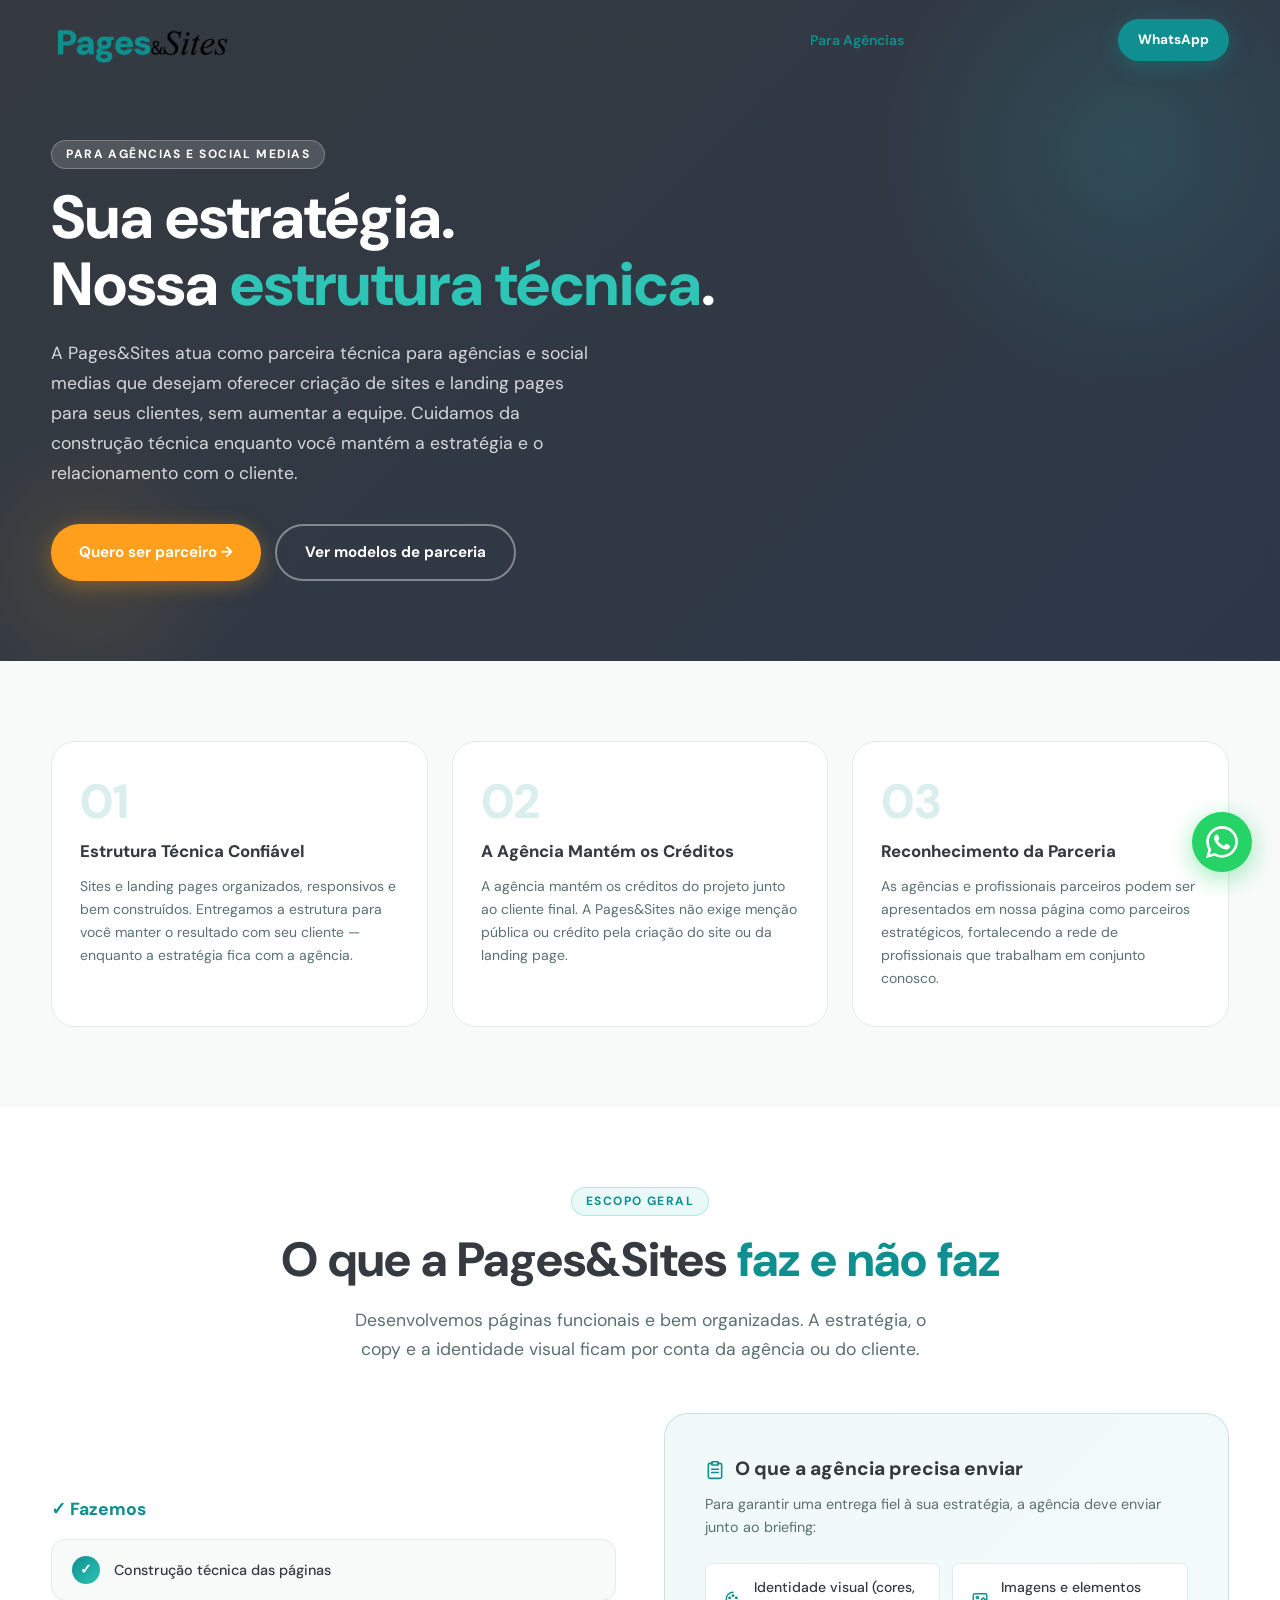
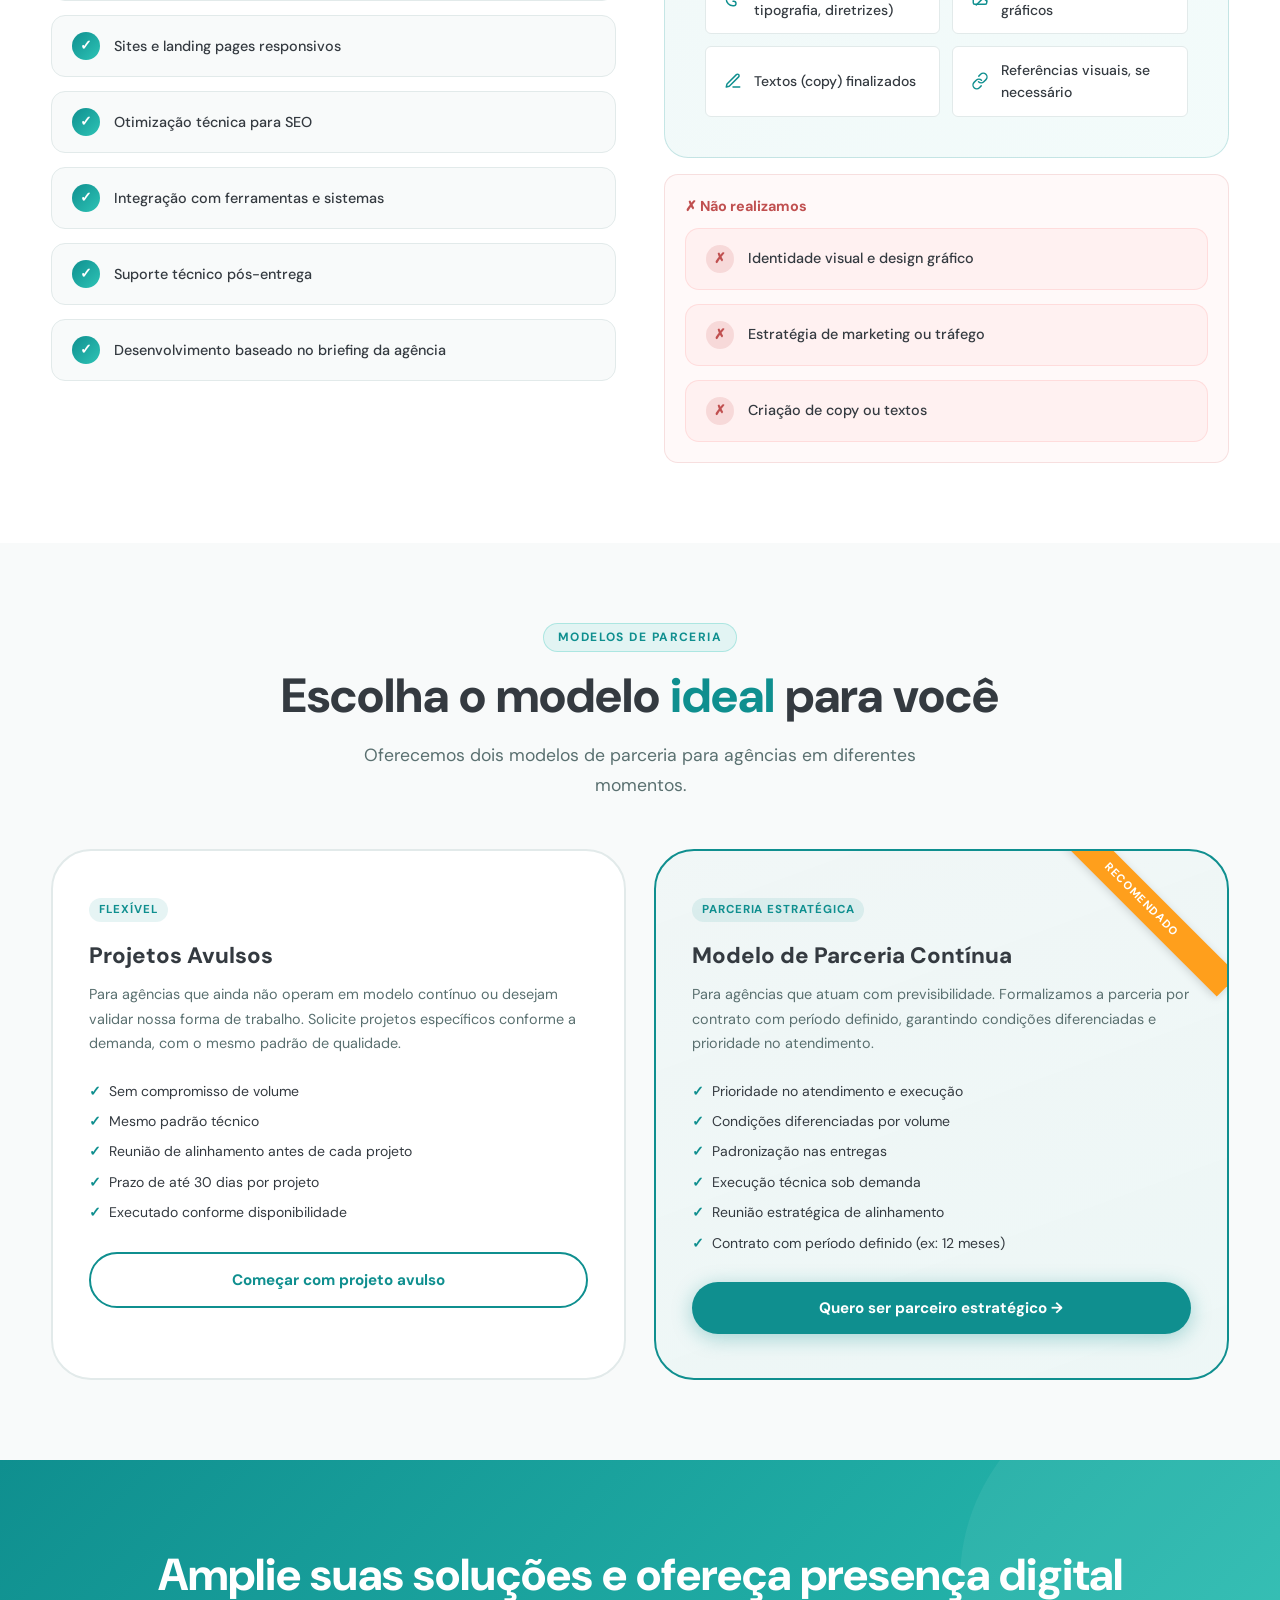
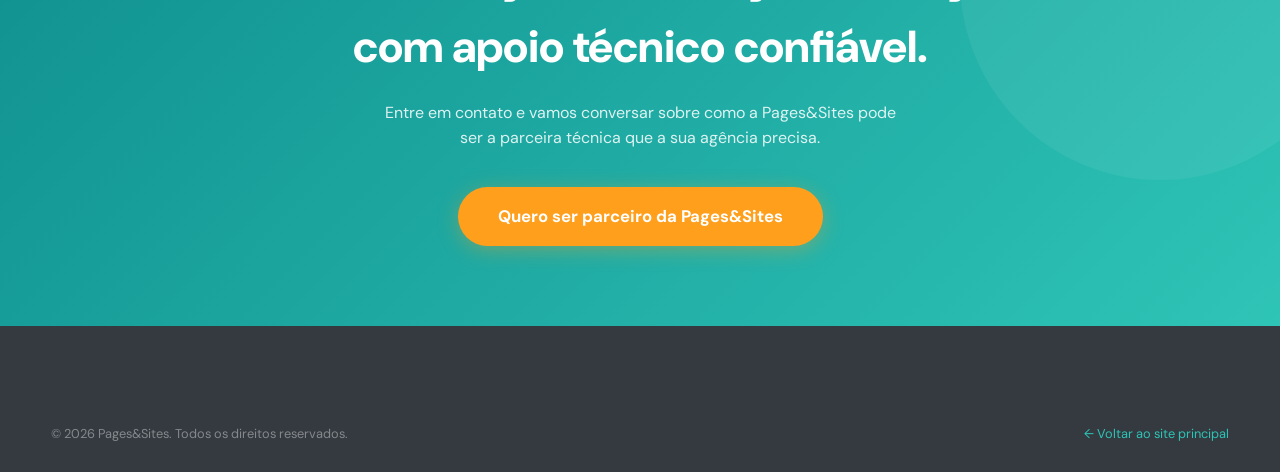
<file: para-agencias.html>
<!DOCTYPE html>
<html lang="pt-BR">
<head>
  <meta charset="UTF-8" />
  <meta name="viewport" content="width=device-width, initial-scale=1.0" />
  <title>Para Agências — Pages&amp;Sites</title>
  <meta name="description" content="Parceria técnica para agências e social medias. Terceirize o desenvolvimento de sites e landing pages com qualidade e confiança." />
  <link rel="stylesheet" href="style.css" />
  <style>
    .agencies-page-hero {
      padding: 140px 0 80px;
      background: linear-gradient(135deg, var(--text-dark) 0%, #2d3748 100%);
      position: relative;
      overflow: hidden;
    }
    .agencies-page-hero::before {
      content: '';
      position: absolute;
      top: -100px; right: -100px;
      width: 500px; height: 500px;
      background: radial-gradient(circle, rgba(46,196,182,.15) 0%, transparent 70%);
    }
    .agencies-page-hero::after {
      content: '';
      position: absolute;
      bottom: -60px; left: -60px;
      width: 300px; height: 300px;
      background: radial-gradient(circle, rgba(255,159,28,.1) 0%, transparent 70%);
    }
    .agencies-page-hero .section-label {
      background: rgba(255,255,255,.15);
      border-color: rgba(255,255,255,.25);
      color: white;
    }
    .agencies-page-hero h1 {
      font-family: var(--font-display);
      font-size: clamp(2.4rem, 5vw, 3.8rem);
      font-weight: 800;
      color: white;
      line-height: 1.1;
      margin-bottom: 20px;
    }
    .agencies-page-hero h1 span { color: var(--teal-light); }
    .agencies-page-hero p {
      color: rgba(255,255,255,.8);
      font-size: 1.1rem;
      line-height: 1.7;
      max-width: 540px;
      margin-bottom: 36px;
    }
    .agencies-hero-content { position: relative; z-index: 2; }

    /* Benefits grid */
    .benefits-grid {
      display: grid;
      grid-template-columns: repeat(3, 1fr);
      gap: 24px;
      padding: 80px 0;
    }
    .benefit-card {
      background: var(--white);
      border: 1px solid var(--gray-200);
      border-radius: var(--radius-lg);
      padding: 36px 28px;
      transition: var(--transition);
    }
    .benefit-card:hover {
      border-color: var(--teal-light);
      box-shadow: var(--shadow-md);
      transform: translateY(-4px);
    }
    .benefit-num {
      font-family: var(--font-display);
      font-size: 3rem;
      font-weight: 800;
      color: rgba(15,143,143,.15);
      line-height: 1;
      margin-bottom: 12px;
    }
    .benefit-card h3 {
      font-family: var(--font-display);
      font-size: 1.05rem;
      font-weight: 800;
      margin-bottom: 10px;
      color: var(--text-dark);
    }
    .benefit-card p { font-size: .875rem; color: var(--gray-600); line-height: 1.65; }

    /* Scope */
    .scope-section {
      background: var(--white);
      padding: 80px 0;
    }
    .scope-grid {
      display: grid;
      grid-template-columns: 1fr 1fr;
      gap: 48px;
      align-items: center;
      margin-top: 48px;
    }
    .scope-list { display: flex; flex-direction: column; gap: 14px; }
    .scope-item {
      display: flex;
      align-items: center;
      gap: 14px;
      padding: 16px 20px;
      background: var(--bg-white);
      border-radius: var(--radius-md);
      border: 1px solid var(--gray-200);
      font-size: .9rem;
      font-weight: 500;
    }
    .scope-item-check {
      width: 28px; height: 28px; min-width: 28px;
      border-radius: 50%;
      background: linear-gradient(135deg, var(--teal-dark), var(--teal-light));
      display: flex; align-items: center; justify-content: center;
      color: white; font-size: .85rem; font-weight: 700;
    }
    .scope-no {
      background: rgba(255,100,100,.05);
      border-color: rgba(255,100,100,.15);
    }
    .scope-no .scope-item-check {
      background: rgba(200,80,80,.15);
      color: #c05050;
    }

    .briefing-box {
      background: linear-gradient(135deg, rgba(15,143,143,.06), rgba(46,196,182,.06));
      border: 1px solid rgba(15,143,143,.2);
      border-radius: var(--radius-lg);
      padding: 40px;
    }
    .briefing-box h3 {
      font-family: var(--font-display);
      font-size: 1.2rem;
      font-weight: 800;
      margin-bottom: 8px;
    }
    .briefing-box-title {
      display: flex;
      align-items: center;
      gap: 10px;
    }
    .briefing-box-title .icon-svg {
      width: 20px;
      height: 20px;
      color: var(--teal-dark);
    }
    .briefing-box p {
      color: var(--gray-600);
      font-size: .9rem;
      margin-bottom: 24px;
      line-height: 1.6;
    }
    .briefing-items {
      display: grid;
      grid-template-columns: 1fr 1fr;
      gap: 12px;
    }
    .briefing-item {
      display: flex;
      align-items: center;
      gap: 10px;
      font-size: .875rem;
      font-weight: 500;
      background: var(--white);
      border-radius: var(--radius-sm);
      padding: 12px 16px;
      border: 1px solid var(--gray-200);
    }
    .briefing-item-icon {
      width: 22px;
      height: 22px;
      display: flex;
      align-items: center;
      justify-content: center;
      color: var(--teal-dark);
      flex-shrink: 0;
    }
    .briefing-item-icon .icon-svg {
      width: 18px;
      height: 18px;
    }

    /* Partnership models */
    .partnership-models {
      padding: 80px 0;
      background: var(--bg-white);
    }
    .models-grid {
      display: grid;
      grid-template-columns: 1fr 1fr;
      gap: 28px;
      margin-top: 48px;
    }
    .model-card {
      background: var(--white);
      border: 2px solid var(--gray-200);
      border-radius: var(--radius-xl);
      padding: 44px 36px;
      transition: var(--transition);
      position: relative;
      overflow: hidden;
    }
    .model-card.highlight-card {
      border-color: var(--teal-dark);
      background: linear-gradient(160deg, rgba(15,143,143,.03), rgba(46,196,182,.05));
    }
    .model-card.highlight-card::before {
      content: 'Recomendado';
      position: absolute;
      top: 34px; right: -36px;
      background: var(--orange);
      color: white;
      font-family: var(--font-display);
      font-size: .7rem;
      font-weight: 700;
      letter-spacing: .08em;
      text-transform: uppercase;
      padding: 6px 72px;
      transform: rotate(45deg);
      box-shadow: 0 2px 8px rgba(0,0,0,.15);
    }
    .model-card h3 {
      font-family: var(--font-display);
      font-size: 1.4rem;
      font-weight: 800;
      margin-bottom: 8px;
    }
    .model-card .model-tag {
      display: inline-block;
      font-size: .72rem;
      font-weight: 700;
      text-transform: uppercase;
      letter-spacing: .08em;
      padding: 3px 10px;
      border-radius: 99px;
      background: rgba(15,143,143,.1);
      color: var(--teal-dark);
      margin-bottom: 16px;
    }
    .model-card p {
      font-size: .9rem;
      color: var(--gray-600);
      line-height: 1.7;
      margin-bottom: 24px;
    }
    .model-features { display: flex; flex-direction: column; gap: 8px; margin-bottom: 28px; }
    .model-features li {
      font-size: .875rem;
      display: flex; align-items: center; gap: 8px;
      color: var(--text-dark);
    }
    .model-features li::before { content: '✓'; color: var(--teal-dark); font-weight: 700; }

    @media (max-width: 768px) {
      .benefits-grid { grid-template-columns: 1fr; }
      .scope-grid { grid-template-columns: 1fr; }
      .models-grid { grid-template-columns: 1fr; }
      .briefing-items { grid-template-columns: 1fr; }
    }
  </style>
</head>
<body>

<!-- Floating WhatsApp -->
<a href="https://wa.me/5511933460090" target="_blank" class="whatsapp-float">
  <svg viewBox="0 0 24 24" xmlns="http://www.w3.org/2000/svg"><path d="M17.472 14.382c-.297-.149-1.758-.867-2.03-.967-.273-.099-.471-.148-.67.15-.197.297-.767.966-.94 1.164-.173.199-.347.223-.644.075-.297-.15-1.255-.463-2.39-1.475-.883-.788-1.48-1.761-1.653-2.059-.173-.297-.018-.458.13-.606.134-.133.298-.347.446-.52.149-.174.198-.298.298-.497.099-.198.05-.371-.025-.52-.075-.149-.669-1.612-.916-2.207-.242-.579-.487-.5-.669-.51-.173-.008-.371-.01-.57-.01-.198 0-.52.074-.792.372-.272.297-1.04 1.016-1.04 2.479 0 1.462 1.065 2.875 1.213 3.074.149.198 2.096 3.2 5.077 4.487.709.306 1.262.489 1.694.625.712.227 1.36.195 1.871.118.571-.085 1.758-.719 2.006-1.413.248-.694.248-1.289.173-1.413-.074-.124-.272-.198-.57-.347m-5.421 7.403h-.004a9.87 9.87 0 01-5.031-1.378l-.361-.214-3.741.982.998-3.648-.235-.374a9.86 9.86 0 01-1.51-5.26c.001-5.45 4.436-9.884 9.888-9.884 2.64 0 5.122 1.03 6.988 2.898a9.825 9.825 0 012.893 6.994c-.003 5.45-4.437 9.884-9.885 9.884m8.413-18.297A11.815 11.815 0 0012.05 0C5.495 0 .16 5.335.157 11.892c0 2.096.547 4.142 1.588 5.945L.057 24l6.305-1.654a11.882 11.882 0 005.683 1.448h.005c6.554 0 11.890-5.335 11.893-11.893a11.821 11.821 0 00-3.48-8.413z"/></svg>
</a>

<!-- Navbar -->
<nav class="navbar scrolled" id="navbar">
  <div class="container nav-inner">
    <a href="index.html" class="nav-logo" aria-label="Pages e Sites">
      <img src="logo.png" alt="Pages e Sites" class="logo-image logo-image-nav" />
    </a>
    <ul class="nav-links">
      <li><a href="index.html#servicos">Serviços</a></li>
      <li><a href="index.html#parceiros">Parceiros</a></li>
      <li><a href="index.html#quem-somos">Quem Somos</a></li>
      <li><a href="index.html#faq">FAQ</a></li>
      <li><a href="para-agencias.html" style="color:var(--teal-dark)">Para Agências</a></li>
    </ul>
    <div class="nav-cta">
      <a href="https://wa.me/5511933460090" target="_blank" class="btn btn-primary">WhatsApp</a>
    </div>
  </div>
</nav>

<!-- Hero -->
<section class="agencies-page-hero">
  <div class="container">
    <div class="agencies-hero-content">
      <span class="section-label">Para Agências e Social Medias</span>
      <h1>Sua estratégia.<br>Nossa <span>estrutura técnica</span>.</h1>
      <p>A Pages&amp;Sites atua como parceira técnica para agências e social medias que desejam oferecer criação de sites e landing pages para seus clientes, sem aumentar a equipe. Cuidamos da construção técnica enquanto você mantém a estratégia e o relacionamento com o cliente.</p>
      <div style="display:flex;gap:14px;flex-wrap:wrap;">
        <a href="https://wa.me/5511933460090" target="_blank" class="btn btn-orange">
          Quero ser parceiro →
        </a>
        <a href="#modelos" class="btn btn-secondary" style="border-color:rgba(255,255,255,.4);color:white">
          Ver modelos de parceria
        </a>
      </div>
    </div>
  </div>
</section>

<!-- Benefits -->
<section style="background:var(--bg-white)">
  <div class="container">
    <div class="benefits-grid">
      <div class="benefit-card fade-up">
        <div class="benefit-num">01</div>
        <h3>Estrutura Técnica Confiável</h3>
        <p>Sites e landing pages organizados, responsivos e bem construídos. Entregamos a estrutura para você manter o resultado com seu cliente — enquanto a estratégia fica com a agência.</p>
      </div>
      <div class="benefit-card fade-up">
        <div class="benefit-num">02</div>
        <h3>A Agência Mantém os Créditos</h3>
        <p>A agência mantém os créditos do projeto junto ao cliente final. A Pages&amp;Sites não exige menção pública ou crédito pela criação do site ou da landing page.</p>
      </div>
      <div class="benefit-card fade-up">
        <div class="benefit-num">03</div>
        <h3>Reconhecimento da Parceria</h3>
        <p>As agências e profissionais parceiros podem ser apresentados em nossa página como parceiros estratégicos, fortalecendo a rede de profissionais que trabalham em conjunto conosco.</p>
      </div>
    </div>
  </div>
</section>

<!-- Scope -->
<section class="scope-section">
  <div class="container">
    <div style="text-align:center;margin-bottom:0">
      <span class="section-label">Escopo Geral</span>
      <h2 class="section-title">O que a Pages&amp;Sites <span class="highlight">faz e não faz</span></h2>
      <p class="section-subtitle" style="max-width:600px;margin:12px auto 0">Desenvolvemos páginas funcionais e bem organizadas. A estratégia, o copy e a identidade visual ficam por conta da agência ou do cliente.</p>
    </div>
    <div class="scope-grid">
      <div>
        <h3 style="font-family:var(--font-display);font-size:1.1rem;font-weight:800;margin-bottom:16px;color:var(--teal-dark)">✓ Fazemos</h3>
        <div class="scope-list">
          <div class="scope-item"><div class="scope-item-check">✓</div> Construção técnica das páginas</div>
          <div class="scope-item"><div class="scope-item-check">✓</div> Sites e landing pages responsivos</div>
          <div class="scope-item"><div class="scope-item-check">✓</div> Otimização técnica para SEO</div>
          <div class="scope-item"><div class="scope-item-check">✓</div> Integração com ferramentas e sistemas</div>
          <div class="scope-item"><div class="scope-item-check">✓</div> Suporte técnico pós-entrega</div>
          <div class="scope-item"><div class="scope-item-check">✓</div> Desenvolvimento baseado no briefing da agência</div>
        </div>
      </div>
      <div>
        <div class="briefing-box">
          <h3 class="briefing-box-title"><svg class="icon-svg" viewBox="0 0 24 24" aria-hidden="true"><rect x="8" y="2" width="8" height="4" rx="1"></rect><path d="M9 4H6a2 2 0 0 0-2 2v14a2 2 0 0 0 2 2h12a2 2 0 0 0 2-2V6a2 2 0 0 0-2-2h-3"></path><path d="M8 11h8"></path><path d="M8 15h8"></path></svg>O que a agência precisa enviar</h3>
          <p>Para garantir uma entrega fiel à sua estratégia, a agência deve enviar junto ao briefing:</p>
          <div class="briefing-items">
            <div class="briefing-item"><span class="briefing-item-icon"><svg class="icon-svg" viewBox="0 0 24 24" aria-hidden="true"><path d="M12 3a9 9 0 1 0 0 18h1a3 3 0 0 0 0-6h-1"></path><circle cx="7.5" cy="10.5" r="1"></circle><circle cx="12" cy="7.5" r="1"></circle><circle cx="16.5" cy="10.5" r="1"></circle></svg></span> Identidade visual (cores, tipografia, diretrizes)</div>
            <div class="briefing-item"><span class="briefing-item-icon"><svg class="icon-svg" viewBox="0 0 24 24" aria-hidden="true"><rect x="3" y="5" width="18" height="14" rx="2"></rect><circle cx="8.5" cy="10" r="1.5"></circle><path d="m21 15-4.5-4.5L7 20"></path></svg></span> Imagens e elementos gráficos</div>
            <div class="briefing-item"><span class="briefing-item-icon"><svg class="icon-svg" viewBox="0 0 24 24" aria-hidden="true"><path d="M12 20h9"></path><path d="M16.5 3.5a2.1 2.1 0 1 1 3 3L7 19l-4 1 1-4Z"></path></svg></span> Textos (copy) finalizados</div>
            <div class="briefing-item"><span class="briefing-item-icon"><svg class="icon-svg" viewBox="0 0 24 24" aria-hidden="true"><path d="M10 13a5 5 0 0 0 7.07 0l2.83-2.83a5 5 0 0 0-7.07-7.07L10.4 5.5"></path><path d="M14 11a5 5 0 0 0-7.07 0L4.1 13.83a5 5 0 0 0 7.07 7.07L13.6 18.5"></path></svg></span> Referências visuais, se necessário</div>
          </div>
        </div>

        <div style="margin-top:16px;padding:20px;background:rgba(255,100,100,.04);border:1px solid rgba(200,80,80,.15);border-radius:var(--radius-md)">
          <h4 style="font-family:var(--font-display);font-weight:700;font-size:.9rem;color:#c05050;margin-bottom:10px">✗ Não realizamos</h4>
          <div class="scope-list">
            <div class="scope-item scope-no"><div class="scope-item-check">✗</div> Identidade visual e design gráfico</div>
            <div class="scope-item scope-no"><div class="scope-item-check">✗</div> Estratégia de marketing ou tráfego</div>
            <div class="scope-item scope-no"><div class="scope-item-check">✗</div> Criação de copy ou textos</div>
          </div>
        </div>
      </div>
    </div>
  </div>
</section>

<!-- Partnership Models -->
<section class="partnership-models" id="modelos">
  <div class="container">
    <div style="text-align:center">
      <span class="section-label">Modelos de Parceria</span>
      <h2 class="section-title">Escolha o modelo <span class="highlight">ideal</span> para você</h2>
      <p class="section-subtitle" style="margin:0 auto">Oferecemos dois modelos de parceria para agências em diferentes momentos.</p>
    </div>

    <div class="models-grid">
      <div class="model-card">
        <span class="model-tag">Flexível</span>
        <h3>Projetos Avulsos</h3>
        <p>Para agências que ainda não operam em modelo contínuo ou desejam validar nossa forma de trabalho. Solicite projetos específicos conforme a demanda, com o mesmo padrão de qualidade.</p>
        <ul class="model-features">
          <li>Sem compromisso de volume</li>
          <li>Mesmo padrão técnico</li>
          <li>Reunião de alinhamento antes de cada projeto</li>
          <li>Prazo de até 30 dias por projeto</li>
          <li>Executado conforme disponibilidade</li>
        </ul>
        <a href="https://wa.me/5511933460090" target="_blank" class="btn btn-secondary" style="width:100%;justify-content:center">Começar com projeto avulso</a>
      </div>

      <div class="model-card highlight-card">
        <span class="model-tag">Parceria Estratégica</span>
        <h3>Modelo de Parceria Contínua</h3>
        <p>Para agências que atuam com previsibilidade. Formalizamos a parceria por contrato com período definido, garantindo condições diferenciadas e prioridade no atendimento.</p>
        <ul class="model-features">
          <li>Prioridade no atendimento e execução</li>
          <li>Condições diferenciadas por volume</li>
          <li>Padronização nas entregas</li>
          <li>Execução técnica sob demanda</li>
          <li>Reunião estratégica de alinhamento</li>
          <li>Contrato com período definido (ex: 12 meses)</li>
        </ul>
        <a href="https://wa.me/5511933460090" target="_blank" class="btn btn-primary" style="width:100%;justify-content:center">Quero ser parceiro estratégico →</a>
      </div>
    </div>
  </div>
</section>

<!-- Agency CTA -->
<section style="padding:80px 0;background:linear-gradient(135deg,var(--teal-dark),var(--teal-light));position:relative;overflow:hidden">
  <div style="position:absolute;top:-80px;right:-80px;width:400px;height:400px;background:rgba(255,255,255,.06);border-radius:50%"></div>
  <div class="container" style="text-align:center;position:relative;z-index:2">
    <h2 style="font-family:var(--font-display);font-size:clamp(1.8rem,3.5vw,2.8rem);font-weight:800;color:white;margin-bottom:16px">
      Amplie suas soluções e ofereça presença digital<br>com apoio técnico confiável.
    </h2>
    <p style="color:rgba(255,255,255,.85);font-size:1rem;margin-bottom:36px;max-width:520px;margin-left:auto;margin-right:auto">
      Entre em contato e vamos conversar sobre como a Pages&amp;Sites pode ser a parceira técnica que a sua agência precisa.
    </p>
    <a href="https://wa.me/5511933460090" target="_blank" class="btn btn-orange" style="font-size:1.05rem;padding:16px 40px">
      Quero ser parceiro da Pages&amp;Sites
    </a>
  </div>
</section>

<!-- Footer -->
<footer class="footer">
  <div class="container">
    <div class="footer-bottom" style="padding:28px 0;border-top:none">
      <span>© 2026 Pages&amp;Sites. Todos os direitos reservados.</span>
      <a href="index.html" style="color:var(--teal-light)">← Voltar ao site principal</a>
    </div>
  </div>
</footer>

<script>
const navbar = document.getElementById('navbar');
window.addEventListener('scroll', () => {
  navbar.classList.toggle('scrolled', window.scrollY > 40);
});
const fadeEls = document.querySelectorAll('.fade-up');
const observer = new IntersectionObserver(entries => {
  entries.forEach(e => { if (e.isIntersecting) e.target.classList.add('visible'); });
}, { threshold: 0.15 });
fadeEls.forEach(el => observer.observe(el));
</script>
</body>
</html>
</file>
<file: style.css>
/* =========================================
   PAGES & SITES — Landing Page Stylesheet
   ========================================= */

@import url('https://fonts.googleapis.com/css2?family=DM+Sans:ital,opsz,wght@0,9..40,300;0,9..40,400;0,9..40,500;0,9..40,700;0,9..40,800;1,9..40,300&display=swap');

/* ─── CSS Variables ─── */
:root {
  --teal-dark:   #0F8F8F;
  --teal-light:  #2EC4B6;
  --text-dark:   #343A40;
  --bg-white:    #F8FAFA;
  --orange:      #FF9F1C;
  --white:       #ffffff;
  --gray-100:    #f1f5f5;
  --gray-200:    #e2eaea;
  --gray-400:    #8fa8a8;
  --gray-600:    #5a7070;

  --font-display: 'DM Sans', sans-serif;
  --font-body:    'DM Sans', sans-serif;

  --radius-sm: 6px;
  --radius-md: 14px;
  --radius-lg: 24px;
  --radius-xl: 40px;

  --shadow-sm: 0 2px 8px rgba(15,143,143,.08);
  --shadow-md: 0 8px 32px rgba(15,143,143,.14);
  --shadow-lg: 0 20px 60px rgba(15,143,143,.18);

  --transition: .3s cubic-bezier(.25,.8,.25,1);
}

/* ─── Reset & Base ─── */
*, *::before, *::after { box-sizing: border-box; margin: 0; padding: 0; }
html { scroll-behavior: smooth; font-size: 16px; overflow-x: hidden; }
body {
  font-family: var(--font-body);
  color: var(--text-dark);
  background: var(--bg-white);
  line-height: 1.6;
  overflow-x: hidden;
}
img { max-width: 100%; display: block; }
a { text-decoration: none; color: inherit; }
ul { list-style: none; }
button { cursor: pointer; border: none; background: none; font-family: inherit; }

.icon-svg {
  width: 1em;
  height: 1em;
  fill: none;
  stroke: currentColor;
  stroke-width: 1.9;
  stroke-linecap: round;
  stroke-linejoin: round;
  flex-shrink: 0;
}

/* ─── Utility ─── */
.container { max-width: 1440px; margin: 0 auto; padding: 0 clamp(24px, 4vw, 60px); }
.section-label {
  display: inline-block;
  font-family: var(--font-display);
  font-size: .75rem;
  font-weight: 700;
  letter-spacing: .12em;
  text-transform: uppercase;
  color: var(--teal-dark);
  background: rgba(46,196,182,.1);
  border: 1px solid rgba(46,196,182,.3);
  padding: 4px 14px;
  border-radius: 99px;
  margin-bottom: 16px;
}
.section-title {
  font-family: var(--font-display);
  font-size: clamp(2rem, 4vw, 3rem);
  font-weight: 800;
  line-height: 1.15;
  color: var(--text-dark);
  margin-bottom: 18px;
}
.section-subtitle {
  font-size: 1.1rem;
  color: var(--gray-600);
  max-width: 640px;
  line-height: 1.7;
}
.highlight { color: var(--teal-dark); }
.highlight-orange { color: var(--orange); }

/* ─── Buttons ─── */
.btn {
  display: inline-flex;
  align-items: center;
  gap: 8px;
  font-family: var(--font-display);
  font-weight: 700;
  font-size: .95rem;
  padding: 14px 28px;
  border-radius: 99px;
  transition: var(--transition);
  white-space: nowrap;
}
.btn-primary {
  background: var(--teal-dark);
  color: var(--white);
  box-shadow: 0 4px 20px rgba(15,143,143,.35);
}
.btn-primary:hover {
  background: var(--teal-light);
  transform: translateY(-2px);
  box-shadow: 0 8px 28px rgba(15,143,143,.45);
}
.btn-secondary {
  background: transparent;
  color: var(--teal-dark);
  border: 2px solid var(--teal-dark);
}
.btn-secondary:hover {
  background: var(--teal-dark);
  color: var(--white);
  transform: translateY(-2px);
}
.btn-orange {
  background: var(--orange);
  color: var(--white);
  box-shadow: 0 4px 20px rgba(255,159,28,.35);
}
.btn-orange:hover {
  background: #e8900f;
  transform: translateY(-2px);
  box-shadow: 0 8px 28px rgba(255,159,28,.45);
}
.btn-whatsapp {
  background: #25D366;
  color: var(--white);
  box-shadow: 0 4px 20px rgba(37,211,102,.3);
}
.btn-whatsapp:hover {
  background: #1ebe5a;
  transform: translateY(-2px);
}
.btn svg { width: 18px; height: 18px; }

/* ════════════════════════════════════════
   WHATSAPP FLUTUANTE
════════════════════════════════════════ */
.whatsapp-float {
  position: fixed;
  bottom: 28px;
  right: 28px;
  z-index: 1100;
  width: 60px;
  height: 60px;
  background: #25D366;
  border-radius: 50%;
  display: flex;
  align-items: center;
  justify-content: center;
  box-shadow: 0 6px 24px rgba(37,211,102,.45);
  transition: all .3s cubic-bezier(.25,.8,.25,1);
  animation: pulse-green 2.5s infinite;
  text-decoration: none;
}
.whatsapp-float svg {
  width: 32px;
  height: 32px;
  fill: var(--white);
  display: block;
}
.whatsapp-float:hover {
  background: #1ebe5a;
  transform: translateY(-3px) scale(1.05);
  box-shadow: 0 10px 30px rgba(37,211,102,.55);
}

@keyframes pulse-green {
  0%, 100% { box-shadow: 0 6px 24px rgba(37,211,102,.45); }
  50% { box-shadow: 0 6px 36px rgba(37,211,102,.7); }
}

@media (max-width: 480px) {
  .whatsapp-float {
    width: 52px;
    height: 52px;
    bottom: 16px;
    right: 16px;
  }
  .whatsapp-float svg {
    width: 28px;
    height: 28px;
  }
}

/* ════════════════════════════════════════
   NAVBAR
════════════════════════════════════════ */
.navbar {
  position: fixed;
  top: 0; left: 0; right: 0;
  z-index: 1000;
  padding: 16px 0;
  transition: background var(--transition), box-shadow var(--transition), padding var(--transition);
}
.navbar.scrolled {
  background: rgba(248,250,250,.95);
  backdrop-filter: blur(16px);
  box-shadow: 0 2px 20px rgba(15,143,143,.1);
  padding: 10px 0;
}
.nav-inner {
  display: flex;
  align-items: center;
  justify-content: space-between;
  gap: 24px;
}
.nav-logo {
  display: inline-flex;
  align-items: center;
  justify-content: center;
  flex-shrink: 0;
  width: 182px;
  height: 48px;
  position: relative;
  overflow: hidden;
}
.logo-image {
  max-width: none;
}
.logo-image-nav {
  position: absolute;
  top: 50%;
  left: 50%;
  width: 430px;
  height: auto;
  transform: translate(-50%, -50%);
}
.nav-links {
  display: flex;
  align-items: center;
  gap: 32px;
}
.nav-links a {
  font-family: var(--font-display);
  font-weight: 600;
  font-size: .875rem;
  color: var(--text-dark);
  transition: color var(--transition);
  position: relative;
}
.nav-links a::after {
  content: '';
  position: absolute;
  bottom: -3px; left: 0;
  width: 0; height: 2px;
  background: var(--teal-dark);
  border-radius: 2px;
  transition: width var(--transition);
}
.nav-links a:hover { color: var(--teal-dark); }
.nav-links a:hover::after { width: 100%; }
.nav-cta { display: flex; align-items: center; gap: 12px; }
.nav-cta .btn { padding: 10px 20px; font-size: .85rem; }

/* Hamburger */
.hamburger {
  display: none;
  flex-direction: column;
  gap: 5px;
  padding: 8px;
  background: transparent;
  border: none;
  cursor: pointer;
  z-index: 1001;
}
.hamburger span {
  display: block;
  width: 26px;
  height: 2.5px;
  background: var(--text-dark);
  border-radius: 2px;
  transition: all .25s ease;
  transform-origin: center;
}
.hamburger:hover span {
  background: var(--teal-dark);
}

/* Mobile Menu */
.mobile-menu {
  position: fixed;
  top: 0;
  left: 0;
  right: 0;
  bottom: 0;
  background: var(--bg-white);
  z-index: 1050;
  padding: 100px 32px 40px;
  display: flex;
  flex-direction: column;
  gap: 8px;
  overflow-y: auto;
  opacity: 0;
  visibility: hidden;
  transform: translateX(100%);
  transition: opacity .35s ease, transform .35s ease, visibility .35s ease;
}


.mobile-menu.open ~ * .hamburger,
body:has(.mobile-menu.open) .hamburger {
  visibility: hidden;
}


.mobile-menu.open {
  opacity: 1;
  visibility: visible;
  transform: translateX(0);
}
.mobile-menu-close {
  position: absolute;
  top: 20px;
  right: 28px;
  font-size: 2.4rem;
  color: var(--text-dark);
  background: none;
  border: none;
  cursor: pointer;
  font-weight: 300;
  line-height: 1;
  z-index: 1001;
  transition: color .25s ease, transform .25s ease;
  padding: 8px 12px;
  display: flex;
  align-items: center;
  justify-content: center;
}
.mobile-menu-close:hover {
  color: var(--teal-dark);
  transform: rotate(90deg);
}
.mobile-link {
  font-family: var(--font-display);
  font-size: 1.3rem;
  font-weight: 600;
  color: var(--text-dark);
  padding: 16px 0;
  border-bottom: 1px solid var(--gray-200);
  transition: color var(--transition), transform .25s ease, opacity .35s ease;
  display: block;
  transform: translateX(-10px);
  opacity: 0;
}
.mobile-menu.open .mobile-link {
  transform: translateX(0);
  opacity: 1;
}
.mobile-menu.open .mobile-link:nth-child(1) { transition-delay: 0.05s; }
.mobile-menu.open .mobile-link:nth-child(2) { transition-delay: 0.10s; }
.mobile-menu.open .mobile-link:nth-child(3) { transition-delay: 0.15s; }
.mobile-menu.open .mobile-link:nth-child(4) { transition-delay: 0.20s; }
.mobile-menu.open .mobile-link:nth-child(5) { transition-delay: 0.25s; }
.mobile-menu.open .mobile-link:nth-child(6) { transition-delay: 0.30s; }
.mobile-menu.open .mobile-link:nth-child(7) { transition-delay: 0.35s; }
.mobile-menu.open .mobile-link:nth-child(8) { transition-delay: 0.40s; }

.mobile-link:hover {
  color: var(--teal-dark);
}
.mobile-menu .btn-whatsapp {
  margin-top: 20px;
  text-align: center;
  justify-content: center;
  font-size: 1rem;
  padding: 14px 28px;
  opacity: 0;
  transform: translateX(-10px);
  transition: opacity .35s ease, transform .35s ease, background .3s ease;
}
.mobile-menu.open .btn-whatsapp {
  opacity: 1;
  transform: translateX(0);
  transition-delay: 0.45s;
}

/* ════════════════════════════════════════
   HERO / CAPA
════════════════════════════════════════ */
.hero {
  min-height: 100vh;
  min-height: 100dvh;
  display: flex;
  align-items: center;
  padding: 100px 0 60px;
  background: linear-gradient(135deg, #e8f7f7 0%, var(--bg-white) 55%, #fff8ef 100%);
  position: relative;
  overflow: hidden;
}
.hero::before {
  content: '';
  position: absolute;
  top: -200px; right: -200px;
  width: 700px; height: 700px;
  background: radial-gradient(circle, rgba(46,196,182,.12) 0%, transparent 70%);
  pointer-events: none;
}
.hero::after {
  content: '';
  position: absolute;
  bottom: -100px; left: -100px;
  width: 400px; height: 400px;
  background: radial-gradient(circle, rgba(255,159,28,.08) 0%, transparent 70%);
  pointer-events: none;
}
.hero-grid {
  display: grid;
  grid-template-columns: 1fr 1fr;
  gap: 60px;
  align-items: center;
}
.hero-content { position: relative; z-index: 2; }
.hero-badge {
  display: inline-flex;
  align-items: center;
  gap: 8px;
  background: rgba(15,143,143,.08);
  border: 1px solid rgba(15,143,143,.2);
  border-radius: 99px;
  padding: 6px 16px 6px 8px;
  margin-bottom: 20px;
  font-size: .85rem;
  font-weight: 500;
  color: var(--teal-dark);
}
.hero-badge-dot {
  width: 8px; height: 8px;
  background: var(--teal-light);
  border-radius: 50%;
  animation: blink 1.5s infinite;
}
@keyframes blink {
  0%, 100% { opacity: 1; }
  50% { opacity: .3; }
}
.hero-title {
  font-family: var(--font-display);
  font-size: clamp(1.9rem, 3.2vw, 2.8rem);
  font-weight: 800;
  line-height: 1.1;
  color: var(--text-dark);
  margin-bottom: 16px;
}
.hero-title .line-accent {
  color: var(--teal-dark);
  position: relative;
  display: inline-block;
}
.hero-title .line-accent::after {
  content: '';
  position: absolute;
  bottom: 4px; left: 0; right: 0;
  height: 6px;
  background: rgba(46,196,182,.25);
  border-radius: 3px;
  z-index: -1;
}
@media (min-width: 992px) {
  .hero-title .line-accent {
    white-space: nowrap;
  }
}
.hero-sub {
  font-size: 1rem;
  color: var(--gray-600);
  line-height: 1.7;
  margin-bottom: 28px;
  max-width: 480px;
}
.hero-actions { display: flex; gap: 14px; flex-wrap: wrap; }

/* Hero visual */
.hero-visual {
  position: relative;
  z-index: 2;
}
.hero-img-wrapper {
  border-radius: var(--radius-lg);
  overflow: hidden;
  box-shadow: var(--shadow-lg);
  position: relative;
  aspect-ratio: 4/3;
  background: var(--gray-200);
}
.hero-img-wrapper img {
  width: 100%; height: 100%;
  object-fit: cover;
}
.hero-card {
  position: absolute;
  background: var(--white);
  border-radius: var(--radius-md);
  box-shadow: var(--shadow-md);
  padding: 16px 20px;
  font-family: var(--font-display);
  font-weight: 700;
  font-size: .9rem;
  display: flex;
  align-items: center;
  gap: 10px;
}
.hero-card-1 { bottom: -20px; left: -20px; }
.hero-card-2 { top: -20px; right: -20px; }
.hero-card-icon {
  width: 36px; height: 36px;
  border-radius: 8px;
  display: flex; align-items: center; justify-content: center;
  font-size: 1.2rem;
}
.hero-card-icon .icon-svg { width: 18px; height: 18px; }
.hero-card-icon.teal { background: rgba(15,143,143,.12); color: var(--teal-dark); }
.hero-card-icon.orange { background: rgba(255,159,28,.15); color: #c07800; }
.hero-card small { display: block; font-weight: 400; color: var(--gray-400); font-size: .75rem; }

/* Stats strip */
.hero-stats {
  display: flex;
  gap: 40px;
  margin-top: 28px;
  padding-top: 24px;
  border-top: 1px solid var(--gray-200);
}
.stat-item { text-align: left; }
.stat-number {
  font-family: var(--font-display);
  font-size: 2rem;
  font-weight: 800;
  color: var(--teal-dark);
  line-height: 1;
  margin-bottom: 4px;
}
.stat-label { font-size: .8rem; color: var(--gray-400); font-weight: 500; }

/* ════════════════════════════════════════
   PROCESS — Timeline
════════════════════════════════════════ */
.process {
  padding: 100px 0;
  background: var(--white);
}
.process-header { text-align: center; margin-bottom: 64px; }
.process-header .section-subtitle { margin: 0 auto; }

.timeline {
  position: relative;
  display: grid;
  grid-template-columns: repeat(6, 1fr);
  gap: 0;
  margin-bottom: 64px;
}
.timeline::before {
  content: '';
  position: absolute;
  top: 32px; left: calc(8.33% + 16px); right: calc(8.33% + 16px);
  height: 3px;
  background: linear-gradient(90deg, var(--teal-dark), var(--teal-light));
  border-radius: 2px;
  z-index: 0;
}
.timeline-step {
  display: flex;
  flex-direction: column;
  align-items: center;
  text-align: center;
  padding: 0 12px;
  position: relative;
  z-index: 1;
}
.timeline-num {
  width: 64px; height: 64px;
  border-radius: 50%;
  background: var(--white);
  border: 3px solid var(--teal-dark);
  display: flex; align-items: center; justify-content: center;
  font-family: var(--font-display);
  font-size: 1.3rem;
  font-weight: 800;
  color: var(--teal-dark);
  margin-bottom: 18px;
  box-shadow: 0 4px 16px rgba(15,143,143,.2);
  transition: var(--transition);
  background: linear-gradient(135deg, var(--white), #e8f7f7);
}
.timeline-step:hover .timeline-num {
  background: var(--teal-dark);
  color: var(--white);
  transform: scale(1.1);
}
.timeline-step h4 {
  font-family: var(--font-display);
  font-size: .95rem;
  font-weight: 700;
  color: var(--text-dark);
  margin-bottom: 8px;
  line-height: 1.3;
}
.timeline-step p {
  font-size: .8rem;
  color: var(--gray-600);
  line-height: 1.5;
}

.process-cta-box {
  background: linear-gradient(135deg, rgba(15,143,143,.06), rgba(46,196,182,.06));
  border: 1px solid rgba(15,143,143,.15);
  border-radius: var(--radius-lg);
  padding: 40px 48px;
  display: flex;
  align-items: center;
  justify-content: space-between;
  gap: 32px;
  flex-wrap: wrap;
}
.process-cta-text h3 {
  font-family: var(--font-display);
  font-size: 1.5rem;
  font-weight: 800;
  margin-bottom: 8px;
}
.process-cta-title {
  display: flex;
  align-items: center;
  gap: 10px;
  flex-wrap: wrap;
}
.process-cta-title .icon-svg {
  width: 20px;
  height: 20px;
  color: var(--orange);
}
.process-cta-text p {
  color: var(--gray-600);
  max-width: 480px;
  font-size: .95rem;
  line-height: 1.6;
}

/* ════════════════════════════════════════
   DIFFERENTIALS
════════════════════════════════════════ */
.differentials {
  padding: 100px 0;
  background: var(--bg-white);
}
.diff-grid {
  display: grid;
  grid-template-columns: 1fr 1fr;
  gap: 60px;
  align-items: center;
}
.diff-list { display: flex; flex-direction: column; gap: 20px; margin-top: 32px; }
.diff-item {
  display: flex;
  gap: 16px;
  align-items: flex-start;
  padding: 20px;
  border-radius: var(--radius-md);
  background: var(--white);
  box-shadow: var(--shadow-sm);
  border: 1px solid var(--gray-200);
  transition: var(--transition);
}
.diff-item:hover {
  box-shadow: var(--shadow-md);
  transform: translateX(4px);
  border-color: rgba(15,143,143,.25);
}
.diff-icon {
  width: 44px; height: 44px;
  min-width: 44px;
  border-radius: 10px;
  background: linear-gradient(135deg, var(--teal-dark), var(--teal-light));
  display: flex; align-items: center; justify-content: center;
  color: white;
}
.diff-icon .icon-svg {
  width: 20px;
  height: 20px;
  color: white;
}
.diff-item h4 {
  font-family: var(--font-display);
  font-size: .95rem;
  font-weight: 700;
  margin-bottom: 4px;
}
.diff-item p { font-size: .875rem; color: var(--gray-600); line-height: 1.5; }

/* Mission/Vision/Values interactive */
.mvv-block { position: relative; }
.mvv-tabs {
  display: flex;
  flex-direction: column;
  gap: 4px;
  margin-bottom: 24px;
}
.mvv-tab {
  display: flex;
  align-items: center;
  justify-content: space-between;
  padding: 18px 24px;
  border-radius: var(--radius-md);
  cursor: pointer;
  font-family: var(--font-display);
  font-size: 1rem;
  font-weight: 700;
  color: var(--gray-600);
  background: var(--white);
  border: 2px solid var(--gray-200);
  transition: var(--transition);
}
.mvv-tab-label {
  display: inline-flex;
  align-items: center;
  gap: 12px;
}
.mvv-tab-label .icon-svg {
  width: 18px;
  height: 18px;
}
.mvv-tab:hover, .mvv-tab.active {
  border-color: var(--teal-dark);
  color: var(--teal-dark);
  background: rgba(15,143,143,.04);
}
.mvv-tab > svg { width: 16px; height: 16px; transition: transform var(--transition); }
.mvv-tab.active > svg { transform: rotate(90deg); }

.mvv-content {
  background: linear-gradient(135deg, var(--teal-dark), var(--teal-light));
  border-radius: var(--radius-lg);
  padding: 36px;
  color: white;
  min-height: 220px;
  display: flex;
  align-items: center;
  position: relative;
  overflow: hidden;
}
.mvv-content::before {
  content: '';
  position: absolute;
  top: -40px; right: -40px;
  width: 200px; height: 200px;
  background: rgba(255,255,255,.08);
  border-radius: 50%;
}
.mvv-content-inner {
  position: relative;
  z-index: 1;
  transition: opacity .22s ease, transform .22s ease;
}
.mvv-content h3 {
  font-family: var(--font-display);
  font-size: 1.1rem;
  font-weight: 800;
  opacity: .7;
  text-transform: uppercase;
  letter-spacing: .08em;
  margin-bottom: 12px;
}
.mvv-content p { font-size: 1rem; line-height: 1.7; opacity: .95; }
.mvv-values-list { display: flex; flex-direction: column; gap: 6px; }
.mvv-values-list li {
  display: flex;
  align-items: center;
  gap: 10px;
  font-size: .9rem;
}
.mvv-values-list li::before {
  content: '✦';
  color: var(--orange);
  font-size: .7rem;
}
.mvv-values-list strong { font-weight: 700; }

/* ════════════════════════════════════════
   SERVICES
════════════════════════════════════════ */
.services {
  padding: 100px 0;
  background: var(--white);
}
.services-header { text-align: center; margin-bottom: 60px; }
.services-header .section-subtitle { margin: 0 auto; }

.services-grid {
  display: grid;
  grid-template-columns: repeat(2, 1fr);
  gap: 24px;
}
.services-grid-bottom {
  display: none;
}
.service-card {
  background: var(--bg-white);
  border: 2px solid var(--gray-200);
  border-radius: var(--radius-lg);
  padding: 36px 30px;
  transition:
    transform .45s cubic-bezier(.34,1.56,.64,1),
    box-shadow .4s cubic-bezier(.25,.8,.25,1),
    border-color .3s ease;
  position: relative;
  overflow: hidden;
  cursor: default;
  will-change: transform;
}
.service-card::before {
  content: '';
  position: absolute;
  top: 0; left: 0; right: 0;
  height: 4px;
  background: linear-gradient(90deg, var(--teal-dark), var(--teal-light));
  opacity: 0;
  transition: opacity .35s ease;
}
.services .service-card:hover {
  border-color: var(--teal-light);
  box-shadow: 0 22px 50px rgba(15,143,143,.18), 0 6px 18px rgba(15,143,143,.1);
  transform: translateY(-12px) scale(1.015);
}
.services .service-card:hover::before { opacity: 1; }
.service-card.featured {
  background: linear-gradient(135deg, var(--teal-dark), var(--teal-light));
  border-color: transparent;
  color: white;
}
.service-card.featured::before { opacity: 1; background: rgba(255,255,255,.2); height: 100%; top:0; }
.services .service-card.featured:hover {
  box-shadow: 0 26px 60px rgba(15,143,143,.45), 0 8px 24px rgba(15,143,143,.25);
  transform: translateY(-12px) scale(1.015);
}
.service-emoji {
  width: 44px;
  height: 44px;
  margin-bottom: 16px;
  display: flex;
  align-items: center;
  justify-content: center;
  color: var(--teal-dark);
}
.service-emoji .icon-svg {
  width: 28px;
  height: 28px;
}
.service-card.featured .service-emoji { color: white; }
.service-card h3 {
  font-family: var(--font-display);
  font-size: 1.15rem;
  font-weight: 800;
  margin-bottom: 8px;
  line-height: 1.25;
}
.service-card .service-tag {
  display: inline-block;
  font-size: .72rem;
  font-weight: 700;
  letter-spacing: .08em;
  text-transform: uppercase;
  padding: 3px 10px;
  border-radius: 99px;
  margin-bottom: 14px;
}
.service-tag.teal { background: rgba(15,143,143,.1); color: var(--teal-dark); }
.service-tag.orange { background: rgba(255,159,28,.12); color: #c07800; }
.service-tag.white { background: rgba(255,255,255,.2); color: white; }
.service-card p { font-size: .875rem; line-height: 1.65; color: var(--gray-600); }
.service-card.featured p { color: rgba(255,255,255,.85); }
.service-features {
  margin-top: 18px;
  display: flex;
  flex-direction: column;
  gap: 6px;
}
.service-features li {
  font-size: .8rem;
  color: var(--gray-600);
  display: flex;
  align-items: center;
  gap: 8px;
}
.service-features li::before { content: '✓'; color: var(--teal-dark); font-weight: 700; }
.service-card.featured .service-features li { color: rgba(255,255,255,.85); }
.service-card.featured .service-features li::before { color: var(--orange); }

/* ════════════════════════════════════════
   PORTFOLIO — IMAGENS SOLTAS
════════════════════════════════════════ */
.portfolio {
  padding: 100px 0;
  background: var(--bg-white);
}
.portfolio-header {
  text-align: center;
  margin-bottom: 60px;
}
.portfolio-header .section-subtitle {
  margin: 0 auto;
}

.portfolio-grid {
  display: grid;
  grid-template-columns: repeat(2, 1fr);
  gap: 40px 32px;
}

.portfolio-item {
  display: block;
  text-decoration: none;
  color: inherit;
  transition: transform .4s cubic-bezier(.34,1.56,.64,1);
  will-change: transform;
}

.portfolio-item:hover {
  transform: translateY(-8px) scale(1.01);
}

.portfolio-image-wrapper {
  border-radius: var(--radius-lg);
  overflow: hidden;
  background: var(--white);
  box-shadow: 0 4px 24px rgba(0,0,0,.06);
  transition: box-shadow .4s ease;
  aspect-ratio: 16/10;
  display: flex;
  align-items: center;
  justify-content: center;
}

.portfolio-item:hover .portfolio-image-wrapper {
  box-shadow: 0 16px 48px rgba(15,143,143,.18);
}

.portfolio-image {
  width: 100%;
  height: 100%;
  object-fit: contain;
  object-position: center;
  background: var(--white);
  transition: transform .5s ease;
}

.portfolio-item:hover .portfolio-image {
  transform: scale(1.03);
}

.portfolio-info {
  padding: 16px 4px 0;
  display: flex;
  flex-direction: column;
  align-items: flex-start;
  gap: 6px;
}

.portfolio-title {
  font-family: var(--font-display);
  font-size: 1.05rem;
  font-weight: 700;
  color: var(--text-dark);
  margin: 0;
  line-height: 1.3;
}

.portfolio-btn {
  display: inline-block;
  font-family: var(--font-display);
  font-weight: 600;
  font-size: .85rem;
  color: var(--teal-dark);
  transition: color .3s ease, transform .3s ease;
}

.portfolio-item:hover .portfolio-btn {
  color: var(--teal-light);
  transform: translateX(4px);
}

/* Responsive Portfolio */
@media (max-width: 1024px) {
  .portfolio-grid {
    grid-template-columns: 1fr 1fr;
    gap: 32px 24px;
  }
}

@media (max-width: 768px) {
  .portfolio-grid {
    grid-template-columns: 1fr;
    max-width: 480px;
    margin-left: auto;
    margin-right: auto;
    gap: 32px;
  }
  .portfolio-info {
    padding: 12px 2px 0;
  }
  .portfolio-title {
    font-size: 1rem;
  }
}


.diff-grid {
  grid-template-columns: 1fr;
  gap: 40px;
}

@media (max-width: 480px) {
  .portfolio {
    padding: 60px 0;
  }
  .portfolio-grid {
    gap: 28px;
  }
}

/* ════════════════════════════════════════
   PARTNERS
════════════════════════════════════════ */
.partners {
  padding: 100px 0;
  background: var(--bg-white);
}
.partners-header { text-align: center; margin-bottom: 60px; }
.partners-header .section-subtitle { margin: 0 auto; }

/* Partner cards grid */
.partners-cards-grid {
  display: grid;
  grid-template-columns: repeat(3, 1fr);
  gap: 28px;
  margin-bottom: 60px;
}
.partner-card {
  background: var(--white);
  border: 1px solid var(--gray-200);
  border-radius: var(--radius-md);
  padding: 36px 28px 28px;
  display: flex;
  flex-direction: column;
  align-items: center;
  text-align: center;
  gap: 20px;
}
.partners-cards-grid .partner-card {
  transition: border-color .3s cubic-bezier(.25,.8,.25,1),
              box-shadow .3s cubic-bezier(.25,.8,.25,1),
              transform .3s cubic-bezier(.25,.8,.25,1);
}
.partners-cards-grid .partner-card:hover {
  border-color: var(--teal-light);
  box-shadow: var(--shadow-md);
  transform: translateY(-5px);
}
.partner-card-logo {
  width: 140px;
  height: 90px;
  display: flex;
  align-items: center;
  justify-content: center;
}
.partner-card-logo img {
  max-width: 100%;
  max-height: 100%;
  object-fit: contain;
  border-radius: var(--radius-sm);
}
.partner-card-logo--photo {
  width: 88px;
  height: 88px;
  border-radius: 50%;
  overflow: hidden;
  border: 3px solid var(--gray-200);
  flex-shrink: 0;
}
.partner-card-logo--photo img {
  width: 100%;
  height: 100%;
  object-fit: cover;
  border-radius: 50%;
}
.partner-card-info {
  display: flex;
  flex-direction: column;
  align-items: center;
  gap: 8px;
}
.partner-card-name {
  font-family: var(--font-display);
  font-size: 1.1rem;
  font-weight: 800;
  color: var(--text-dark);
}
.partner-card-tag {
  display: inline-block;
  background: var(--gray-100);
  color: var(--teal-dark);
  font-size: .72rem;
  font-weight: 700;
  letter-spacing: .05em;
  text-transform: uppercase;
  padding: 4px 14px;
  border-radius: 100px;
}
.partner-card-desc {
  font-size: .88rem;
  color: var(--gray-600);
  line-height: 1.55;
  max-width: 260px;
}

.partners-sectors h3 {
  font-family: var(--font-display);
  font-size: 1.3rem;
  font-weight: 800;
  text-align: center;
  margin-bottom: 32px;
}
.sectors-grid {
  display: grid;
  grid-template-columns: repeat(4, 1fr);
  gap: 16px;
}
.sector-card {
  background: var(--white);
  border: 1px solid var(--gray-200);
  border-radius: var(--radius-md);
  padding: 24px 20px;
  text-align: center;
  transition: var(--transition);
  cursor: default;
}
.sector-card:hover {
  border-color: var(--teal-light);
  box-shadow: var(--shadow-sm);
  transform: translateY(-2px);
}
.sector-card .sector-icon {
  width: 48px;
  height: 48px;
  margin: 0 auto 10px;
  display: flex;
  align-items: center;
  justify-content: center;
  color: var(--teal-dark);
}
.sector-card .sector-icon .icon-svg {
  width: 28px;
  height: 28px;
}
.sector-card h4 {
  font-family: var(--font-display);
  font-size: .85rem;
  font-weight: 700;
  line-height: 1.3;
  color: var(--text-dark);
}

/* ════════════════════════════════════════
   ABOUT — Quem Somos
════════════════════════════════════════ */
.about {
  padding: 100px 0;
  background: var(--bg-white);
}
.about-grid {
  display: grid;
  grid-template-columns: 1fr 1fr;
  gap: 60px;
  align-items: center;
}
.about-content { order: 2; }
.about-visual { order: 1; }
.about-img-wrapper {
  border-radius: var(--radius-lg);
  overflow: hidden;
  box-shadow: var(--shadow-lg);
  aspect-ratio: 4/5;
  background: var(--gray-200);
  position: relative;
}
.about-img-wrapper img {
  width: 100%; height: 100%;
  object-fit: cover;
}
.about-img-badge {
  position: absolute;
  bottom: 24px; right: 24px;
  background: var(--white);
  border-radius: var(--radius-md);
  padding: 16px 20px;
  box-shadow: var(--shadow-md);
  text-align: center;
}
.about-img-badge strong {
  font-family: var(--font-display);
  font-size: 2rem;
  font-weight: 800;
  color: var(--teal-dark);
  display: block;
  line-height: 1;
}
.about-img-badge span { font-size: .75rem; color: var(--gray-400); }

.about-body {
  font-size: 1rem;
  color: var(--gray-600);
  line-height: 1.8;
  display: flex;
  flex-direction: column;
  gap: 16px;
  margin-bottom: 36px;
}
.about-body p strong { color: var(--text-dark); }

/* ════════════════════════════════════════
   FAQ
════════════════════════════════════════ */
.faq {
  padding: 100px 0;
  background: var(--white);
}
.faq-layout {
  display: grid;
  grid-template-columns: 1fr 2fr;
  gap: 80px;
  align-items: flex-start;
}
.faq-sidebar { position: sticky; top: 100px; }
.faq-sidebar h2 { margin-bottom: 16px; }
.faq-sidebar p { color: var(--gray-600); line-height: 1.7; margin-bottom: 28px; }

.faq-list { display: flex; flex-direction: column; gap: 12px; }
.faq-category {
  font-family: var(--font-display);
  font-size: .75rem;
  font-weight: 700;
  text-transform: uppercase;
  letter-spacing: .1em;
  color: var(--teal-dark);
  margin-top: 12px;
  margin-bottom: 4px;
  padding: 6px 0 4px;
  border-bottom: 1px solid rgba(15,143,143,.2);
}
.faq-item {
  border: 1px solid var(--gray-200);
  border-radius: var(--radius-md);
  overflow: hidden;
  transition: border-color var(--transition);
}
.faq-item.open { border-color: var(--teal-light); }
.faq-question {
  display: flex;
  align-items: center;
  justify-content: space-between;
  padding: 20px 24px;
  cursor: pointer;
  font-family: var(--font-display);
  font-weight: 700;
  font-size: .95rem;
  color: var(--text-dark);
  gap: 16px;
  background: var(--white);
  transition: background var(--transition);
}
.faq-item.open .faq-question { background: rgba(15,143,143,.04); color: var(--teal-dark); }
.faq-toggle {
  width: 28px; height: 28px; min-width: 28px;
  border-radius: 50%;
  border: 2px solid var(--gray-200);
  display: flex; align-items: center; justify-content: center;
  font-size: 1.2rem;
  color: var(--gray-400);
  transition: var(--transition);
  line-height: 1;
}
.faq-item.open .faq-toggle {
  background: var(--teal-dark);
  border-color: var(--teal-dark);
  color: white;
  transform: rotate(45deg);
}
.faq-answer {
  max-height: 0;
  overflow: hidden;
  transition: max-height .4s ease;
  background: var(--white);
}
.faq-answer-inner {
  padding: 0 24px 20px;
  font-size: .9rem;
  color: var(--gray-600);
  line-height: 1.75;
}

/* ════════════════════════════════════════
   CTA — Orçamento
════════════════════════════════════════ */
.cta-section {
  padding: 100px 0;
  background: linear-gradient(135deg, var(--teal-dark) 0%, var(--teal-light) 100%);
  position: relative;
  overflow: hidden;
}
.cta-section::before {
  content: '';
  position: absolute;
  top: -100px; right: -100px;
  width: 500px; height: 500px;
  background: rgba(255,255,255,.06);
  border-radius: 50%;
}
.cta-section::after {
  content: '';
  position: absolute;
  bottom: -80px; left: -80px;
  width: 300px; height: 300px;
  background: rgba(255,255,255,.06);
  border-radius: 50%;
}
.cta-grid {
  display: grid;
  grid-template-columns: 1fr 1.2fr;
  gap: 60px;
  align-items: center;
  position: relative;
  z-index: 2;
}
.cta-content { color: var(--white); }
.cta-content .section-label {
  background: rgba(255,255,255,.2);
  border-color: rgba(255,255,255,.3);
  color: white;
}
.cta-content h2 {
  font-family: var(--font-display);
  font-size: clamp(1.8rem, 3.5vw, 2.8rem);
  font-weight: 800;
  color: var(--white);
  margin-bottom: 18px;
  line-height: 1.15;
}
.cta-content p {
  color: rgba(255,255,255,.85);
  font-size: 1rem;
  line-height: 1.7;
  margin-bottom: 32px;
}
.cta-direct {
  display: flex;
  align-items: center;
  gap: 14px;
  color: rgba(255,255,255,.9);
  font-size: .9rem;
}
.cta-direct svg { width: 20px; height: 20px; }

.cta-form {
  background: var(--white);
  border-radius: var(--radius-xl);
  padding: 44px 40px;
  box-shadow: 0 24px 80px rgba(0,0,0,.18);
}
.cta-form h3 {
  font-family: var(--font-display);
  font-size: 1.3rem;
  font-weight: 800;
  margin-bottom: 24px;
  color: var(--text-dark);
}
.form-group { margin-bottom: 18px; }
.form-group label {
  display: block;
  font-size: .8rem;
  font-weight: 600;
  color: var(--gray-600);
  margin-bottom: 6px;
  text-transform: uppercase;
  letter-spacing: .06em;
}
.form-group input,
.form-group textarea {
  width: 100%;
  padding: 12px 16px;
  border: 2px solid var(--gray-200);
  border-radius: var(--radius-sm);
  font-family: var(--font-body);
  font-size: .9rem;
  color: var(--text-dark);
  background: var(--bg-white);
  transition: border-color var(--transition);
  outline: none;
}
.form-group input:focus,
.form-group textarea:focus { border-color: var(--teal-light); background: white; }
.form-group textarea { height: 100px; resize: none; }
.form-row { display: grid; grid-template-columns: 1fr 1fr; gap: 14px; }

/* ════════════════════════════════════════
   FOR AGENCIES
════════════════════════════════════════ */
.for-agencies {
  padding: 100px 0;
  background: var(--bg-white);
}
.agencies-header { text-align: center; margin-bottom: 64px; }
.agencies-header .section-subtitle { margin: 0 auto; }

.agencies-cards {
  display: grid;
  grid-template-columns: repeat(3, 1fr);
  gap: 24px;
  margin-bottom: 60px;
}
.agency-card {
  background: var(--white);
  border: 1px solid var(--gray-200);
  border-radius: var(--radius-lg);
  padding: 32px 28px;
  text-align: center;
  transition: var(--transition);
}
.agency-card:hover {
  border-color: var(--teal-light);
  box-shadow: var(--shadow-md);
  transform: translateY(-4px);
}
.agency-card-icon {
  width: 64px; height: 64px;
  border-radius: var(--radius-md);
  background: linear-gradient(135deg, rgba(15,143,143,.1), rgba(46,196,182,.1));
  margin: 0 auto 20px;
  display: flex; align-items: center; justify-content: center;
  color: var(--teal-dark);
}
.agency-card-icon .icon-svg {
  width: 30px;
  height: 30px;
}
.agency-card h3 {
  font-family: var(--font-display);
  font-size: 1.05rem;
  font-weight: 800;
  margin-bottom: 10px;
}
.agency-card p { font-size: .875rem; color: var(--gray-600); line-height: 1.65; }

/* Agency process */
.agency-flow {
  background: linear-gradient(135deg, var(--text-dark), #4a5568);
  border-radius: var(--radius-xl);
  padding: 52px;
  color: white;
}
.agency-flow h3 {
  font-family: var(--font-display);
  font-size: 1.4rem;
  font-weight: 800;
  text-align: center;
  margin-bottom: 40px;
}
.agency-flow h3 span { color: var(--teal-light); }
.flow-steps {
  display: grid;
  grid-template-columns: repeat(4, 1fr);
  gap: 0;
  position: relative;
}
.flow-steps::before {
  content: '';
  position: absolute;
  top: 24px; left: 12.5%; right: 12.5%;
  height: 2px;
  background: linear-gradient(90deg, var(--teal-dark), var(--teal-light));
}
.flow-step {
  display: flex;
  flex-direction: column;
  align-items: center;
  text-align: center;
  padding: 0 12px;
  position: relative;
}
.flow-step-num {
  width: 48px; height: 48px;
  border-radius: 50%;
  background: linear-gradient(135deg, var(--teal-dark), var(--teal-light));
  display: flex; align-items: center; justify-content: center;
  font-family: var(--font-display);
  font-weight: 800;
  font-size: 1rem;
  color: white;
  margin-bottom: 16px;
  position: relative;
  z-index: 1;
  box-shadow: 0 4px 16px rgba(46,196,182,.4);
}
.flow-step p {
  font-size: .82rem;
  color: rgba(255,255,255,.75);
  line-height: 1.5;
}
.agency-flow-cta {
  text-align: center;
  margin-top: 40px;
  padding-top: 40px;
  border-top: 1px solid rgba(255,255,255,.12);
}
.agency-flow-cta p {
  font-family: var(--font-display);
  font-size: 1.1rem;
  font-weight: 700;
  color: rgba(255,255,255,.9);
  margin-bottom: 20px;
}
.agency-flow-cta p span { color: var(--teal-light); }

/* ════════════════════════════════════════
   FOOTER
════════════════════════════════════════ */
.footer {
  background: var(--text-dark);
  color: rgba(255,255,255,.85);
  padding: 70px 0 0;
}
.footer-grid {
  display: grid;
  grid-template-columns: 2fr 1fr 1fr 1.5fr;
  gap: 48px;
  margin-bottom: 52px;
}
.footer-brand-logo {
  display: inline-flex;
  align-items: center;
  justify-content: center;
  width: 220px;
  height: 64px;
  position: relative;
  overflow: hidden;
  margin-bottom: 14px;
}
.logo-image-footer {
  position: absolute;
  top: 50%;
  left: 50%;
  width: 455px;
  height: auto;
  transform: translate(-50%, -50%);
}
.footer-brand p {
  font-size: .875rem;
  line-height: 1.7;
  color: rgba(255,255,255,.6);
  max-width: 280px;
  margin-bottom: 24px;
}
.footer-col h4 {
  font-family: var(--font-display);
  font-size: .8rem;
  font-weight: 700;
  letter-spacing: .1em;
  text-transform: uppercase;
  color: rgba(255,255,255,.45);
  margin-bottom: 18px;
}
.footer-col ul { display: flex; flex-direction: column; gap: 10px; }
.footer-col ul li a {
  font-size: .875rem;
  color: rgba(255,255,255,.65);
  transition: color var(--transition);
}
.footer-col ul li a:hover { color: var(--teal-light); }

.footer-contact { display: flex; flex-direction: column; gap: 12px; }
.footer-contact-item {
  display: flex;
  align-items: center;
  gap: 10px;
  font-size: .875rem;
  color: rgba(255,255,255,.65);
}
.footer-contact-item svg { width: 16px; height: 16px; color: var(--teal-light); }

.footer-bottom {
  border-top: 1px solid rgba(255,255,255,.08);
  padding: 24px 0;
  display: flex;
  align-items: center;
  justify-content: space-between;
  font-size: .8rem;
  color: rgba(255,255,255,.4);
  flex-wrap: wrap;
  gap: 12px;
}
.footer-bottom a { color: var(--teal-light); }

/* ════════════════════════════════════════
   RESPONSIVE
════════════════════════════════════════ */

/* Desktop padrão - tudo visível */
@media (min-width: 769px) {
  .hamburger {
    display: none !important;
  }
  .mobile-menu {
    display: none !important;
  }
}

/* Mobile e tablet - esconde itens do desktop e mostra hambúrguer */
@media (max-width: 768px) {
  /* Esconde os links de navegação */
  .nav-links {
    display: none !important;
  }
  
  /* Esconde os botões do desktop (Para Agências, Faça um Orçamento, WhatsApp) */
  .nav-cta {
    display: none !important;
  }
  
  /* Mostra o hambúrguer */
  .hamburger {
    display: flex !important;
  }

  .timeline { grid-template-columns: repeat(3, 1fr); gap: 32px 0; }
  .timeline::before { display: none; }
  .timeline-step { flex-direction: column; text-align: center; gap: 0; align-items: center; }
  .timeline-num { min-width: 48px; height: 48px; width: 48px; font-size: 1.1rem; margin-bottom: 12px; }

  .services-grid { grid-template-columns: 1fr; }
  .agencies-cards { grid-template-columns: 1fr; }
  .agency-flow { padding: 32px 24px; }
  .flow-steps { grid-template-columns: 1fr 1fr; gap: 28px; }
  .flow-steps::before { display: none; }

  .sectors-grid { grid-template-columns: 1fr 1fr; }
  .partners-cards-grid { grid-template-columns: 1fr; max-width: 420px; margin-left: auto; margin-right: auto; }
  .footer-grid { grid-template-columns: 1fr; }

  .process-cta-box { padding: 28px; }
  .agency-flow { border-radius: var(--radius-lg); }

  .hero-stats { gap: 24px; }
  .form-row { grid-template-columns: 1fr; }

  .hero-card-1, .hero-card-2 { display: none; }

  .hero { padding: 90px 0 28px; }
  .hero-badge { margin-bottom: 16px; font-size: .8rem; }
  .hero-title { font-size: clamp(1.7rem, 5.5vw, 2.4rem); margin-bottom: 14px; line-height: 1.12; }
  .hero-sub { font-size: .95rem; line-height: 1.65; margin-bottom: 20px; }
  .hero-actions { gap: 10px; }
  .hero-stats { margin-top: 22px; padding-top: 18px; }
  .stat-number { font-size: 1.6rem; }
  
  .portfolio-grid { grid-template-columns: 1fr; max-width: 480px; margin-left: auto; margin-right: auto; }
}

@media (max-width: 480px) {
  .hero { padding: 86px 0 24px; }
  .hero-badge { margin-bottom: 12px; font-size: .76rem; padding: 5px 12px 5px 6px; }
  .hero-title { font-size: 1.55rem; margin-bottom: 10px; line-height: 1.12; }
  .hero-sub { font-size: .875rem; line-height: 1.6; margin-bottom: 14px; }
  .hero-actions { gap: 8px; }
  .hero-actions .btn { padding: 11px 16px; font-size: .82rem; }
  .hero-stats { margin-top: 16px; padding-top: 14px; gap: 16px; }
  .stat-number { font-size: 1.35rem; }
  .stat-label { font-size: .72rem; }
  .flow-steps { grid-template-columns: 1fr; }
  .sectors-grid { grid-template-columns: 1fr; }
  .cta-form { padding: 28px 20px; }
  .btn { padding: 12px 20px; font-size: .875rem; }
  .timeline { grid-template-columns: 1fr 1fr; gap: 24px 0; }
  
  .mobile-menu {
    padding: 80px 24px 30px;
  }
  .mobile-link {
    font-size: 1.1rem;
    padding: 14px 0;
  }
}

@media (max-width: 360px) {
  .hero { padding: 80px 0 16px; }
  .hero-sub { display: none; }
  .hero-title { font-size: 1.42rem; }
  .hero-stats { margin-top: 10px; padding-top: 10px; gap: 12px; }
}

/* ── Landscape phones: very limited height ── */
@media (max-height: 500px) and (orientation: landscape) {
  .hero { min-height: auto; padding: 76px 0 20px; }
  .hero-title { font-size: 1.35rem; margin-bottom: 8px; line-height: 1.1; }
  .hero-sub { display: none; }
  .hero-badge { margin-bottom: 10px; }
  .hero-stats { margin-top: 12px; padding-top: 12px; }
  .hero-visual { display: none; }
}

/* ════════════════════════════════════════
   MAX-HEIGHT — hero fits short viewports
════════════════════════════════════════ */
@media (max-height: 820px) {
  .hero { padding: 88px 0 40px; }
  .hero-title { font-size: clamp(1.7rem, 2.8vw, 2.4rem); margin-bottom: 12px; }
  .hero-badge { margin-bottom: 14px; }
  .hero-sub { font-size: .9rem; line-height: 1.6; margin-bottom: 18px; }
  .hero-stats { margin-top: 20px; padding-top: 16px; }
  .stat-number { font-size: 1.7rem; }
}

@media (max-height: 680px) {
  .hero { padding: 76px 0 24px; }
  .hero-title { font-size: clamp(1.5rem, 2.4vw, 2rem); margin-bottom: 10px; }
  .hero-badge { margin-bottom: 10px; font-size: .78rem; }
  .hero-sub { font-size: .85rem; margin-bottom: 14px; line-height: 1.55; }
  .hero-stats { margin-top: 14px; padding-top: 12px; }
  .stat-number { font-size: 1.45rem; }
  .hero-card-1, .hero-card-2 { display: none; }
}

/* ─── Scroll animations ─── */
.fade-up {
  opacity: 0;
  transform: translateY(30px);
  transition: opacity .7s ease, transform .7s ease; 
}
.fade-up.visible {
  opacity: 1;
  transform: none;
}
.fade-up:nth-child(1) { transition-delay: 0s; }
.fade-up:nth-child(2) { transition-delay: .1s; }
.fade-up:nth-child(3) { transition-delay: .2s; }
.fade-up:nth-child(4) { transition-delay: .3s; }
.fade-up:nth-child(5) { transition-delay: .4s; }
</file>
